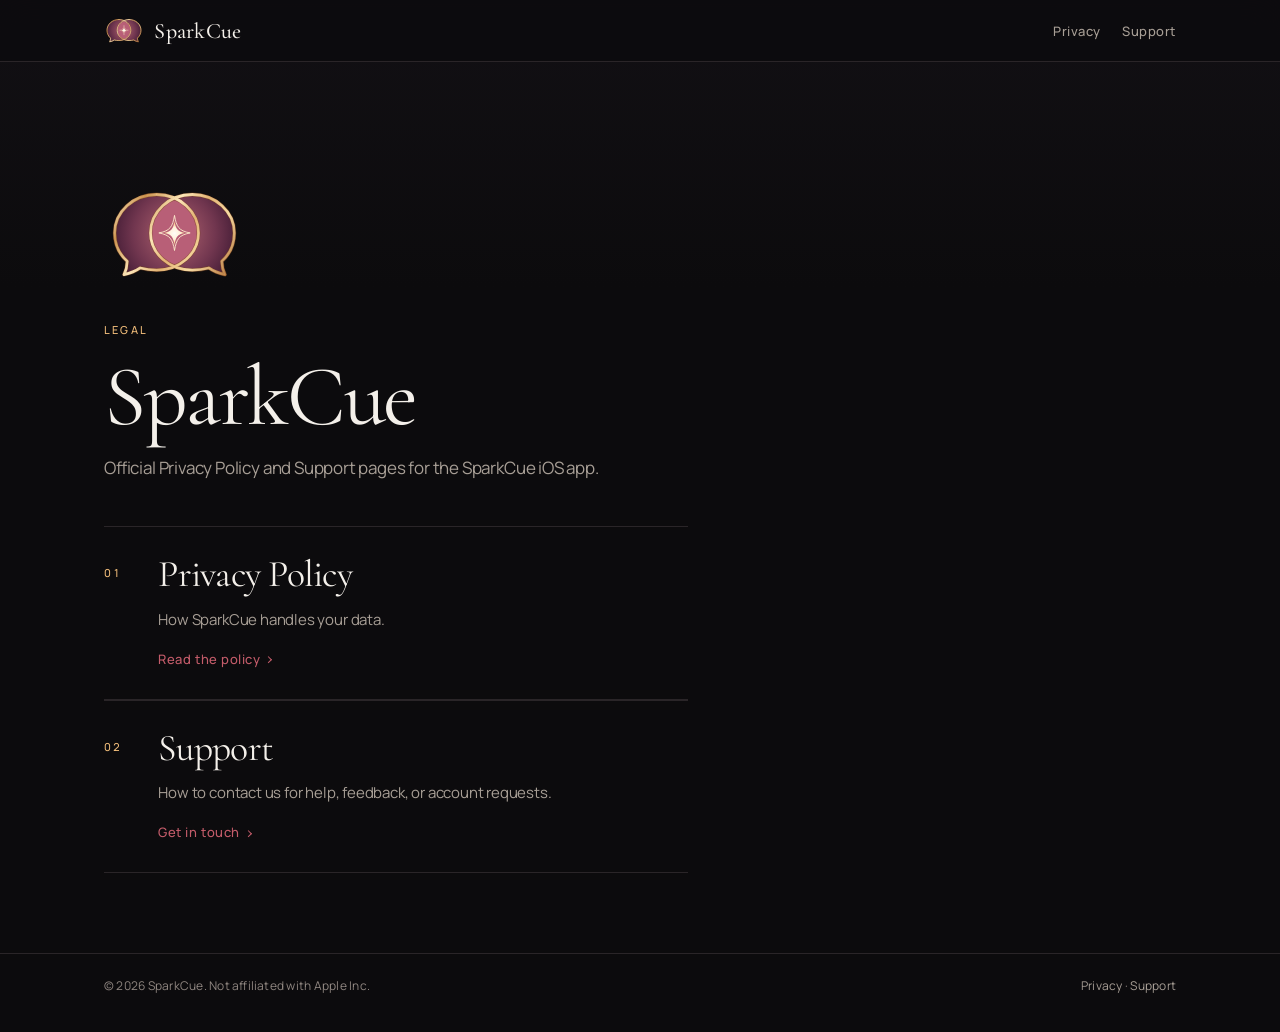
<file: index.html>
<!DOCTYPE html>
<html lang="en">
<head>
  <meta charset="utf-8" />
  <meta name="viewport" content="width=device-width, initial-scale=1" />
  <meta name="theme-color" content="#0c0b0d" />
  <meta name="color-scheme" content="dark" />
  <title>SparkCue — Legal</title>
  <meta name="description" content="Official Privacy Policy and Support pages for the SparkCue iOS app." />
  <link rel="preconnect" href="https://fonts.googleapis.com" />
  <link rel="preconnect" href="https://fonts.gstatic.com" crossorigin />
  <link href="https://fonts.googleapis.com/css2?family=Cormorant+Garamond:ital,wght@0,400;0,500;0,600;1,400;1,500&family=Manrope:wght@400;500;600&display=swap" rel="stylesheet" />
  <link rel="icon" href="favicon.svg" type="image/svg+xml" sizes="any" />
  <link rel="apple-touch-icon" href="apple-touch-icon.png" />
  <link rel="stylesheet" href="styles.css" />
</head>
<body>
  <a class="skip" href="#main">Skip to content</a>
  <header class="site-header">
    <div class="nav-bar">
      <a class="brand" href="index.html" aria-current="page">
        <img class="brand-mark" src="assets/sparkcue-logo.svg" width="40" height="30" alt="" />
        SparkCue
      </a>
      <nav class="site-nav" aria-label="Legal">
        <a href="privacy.html">Privacy</a>
        <a href="support.html">Support</a>
      </nav>
    </div>
  </header>

  <main id="main" class="page page--hub">
    <header class="page-hero">
      <img class="hub-mark" src="assets/sparkcue-logo.svg" width="160" height="118" alt="" />
      <p class="eyebrow">Legal</p>
      <h1 class="display">SparkCue</h1>
      <p class="lede">Official Privacy Policy and Support pages for the SparkCue iOS app.</p>
    </header>

    <ul class="destinations">
      <li>
        <a class="dest" href="privacy.html">
          <span class="dest-num">01</span>
          <h2>Privacy Policy</h2>
          <p>How SparkCue handles your data.</p>
          <span class="dest-cta">Read the policy</span>
        </a>
      </li>
      <li>
        <a class="dest" href="support.html">
          <span class="dest-num">02</span>
          <h2>Support</h2>
          <p>How to contact us for help, feedback, or account requests.</p>
          <span class="dest-cta">Get in touch</span>
        </a>
      </li>
    </ul>
  </main>

  <footer class="site-footer">
    <div class="inner">
      <p>© 2026 SparkCue. Not affiliated with Apple Inc.</p>
      <p><a href="privacy.html">Privacy</a> · <a href="support.html">Support</a></p>
    </div>
  </footer>
</body>
</html>
</file>
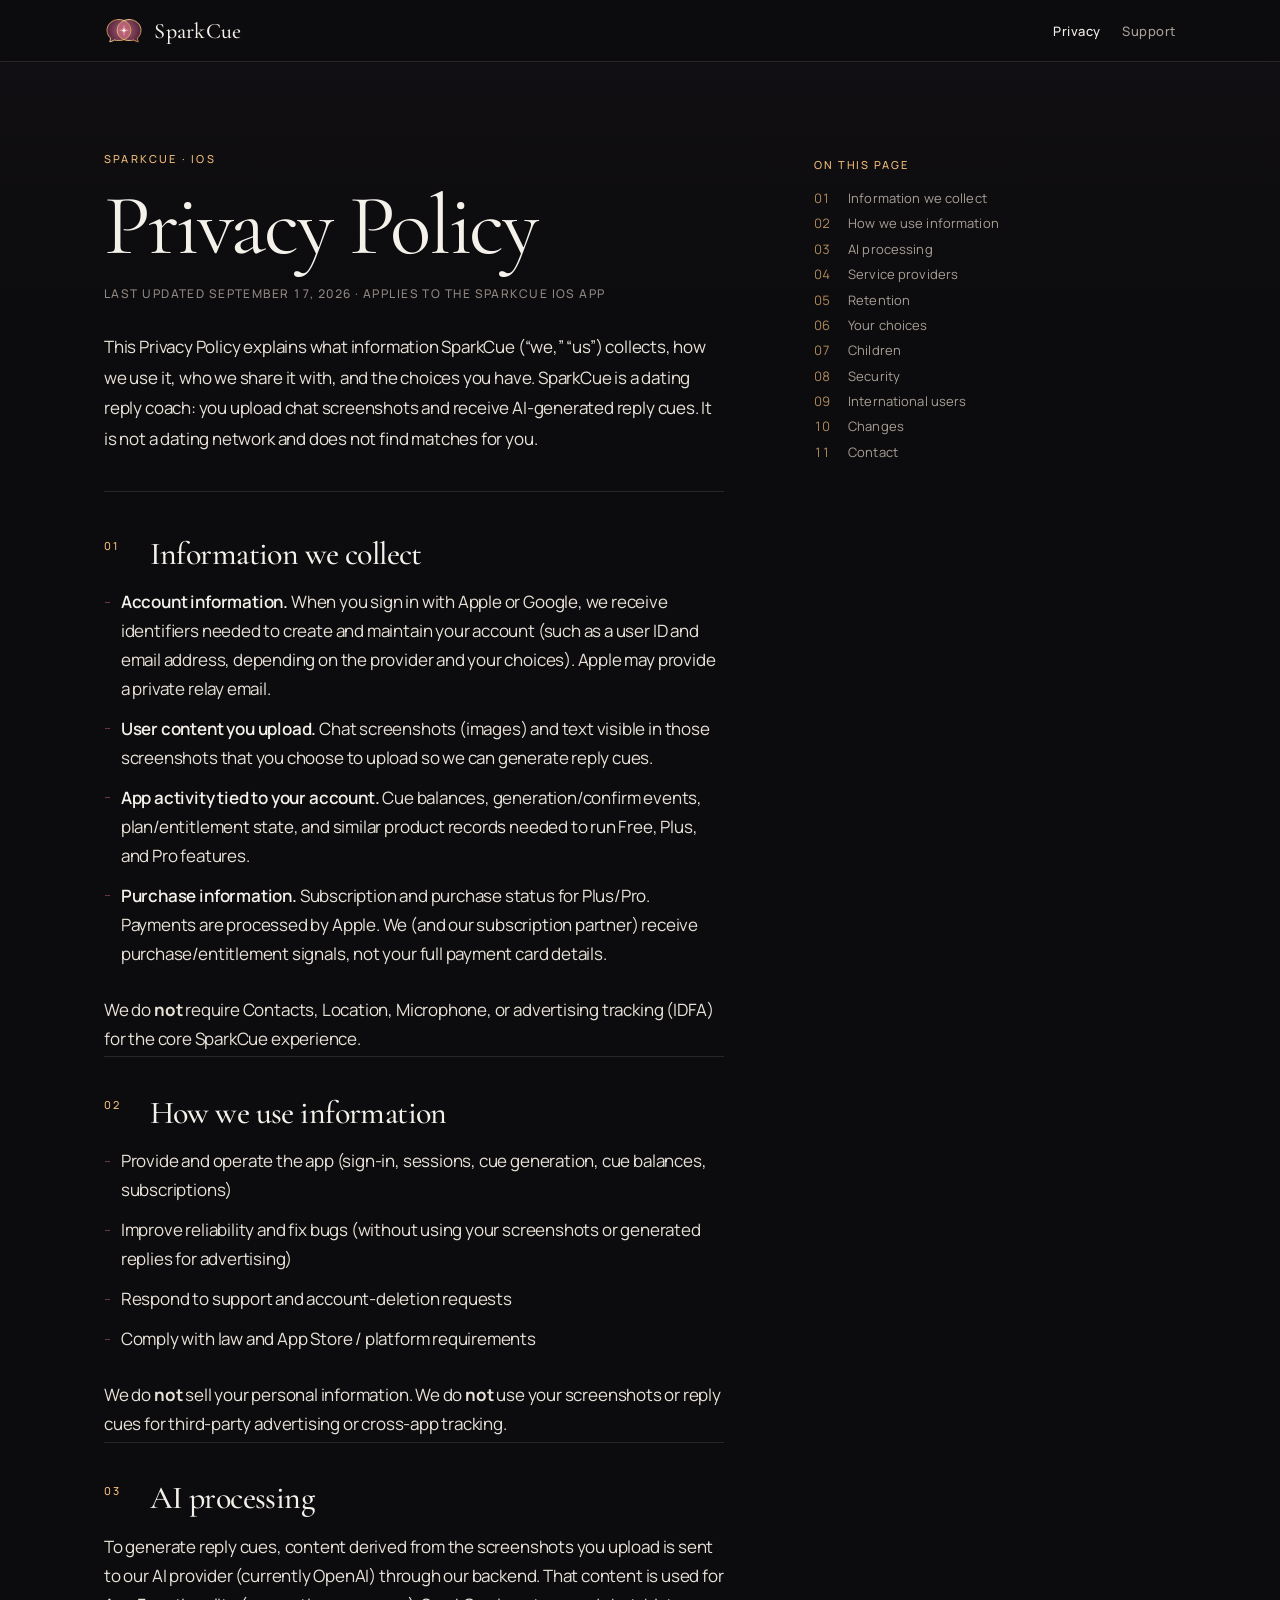
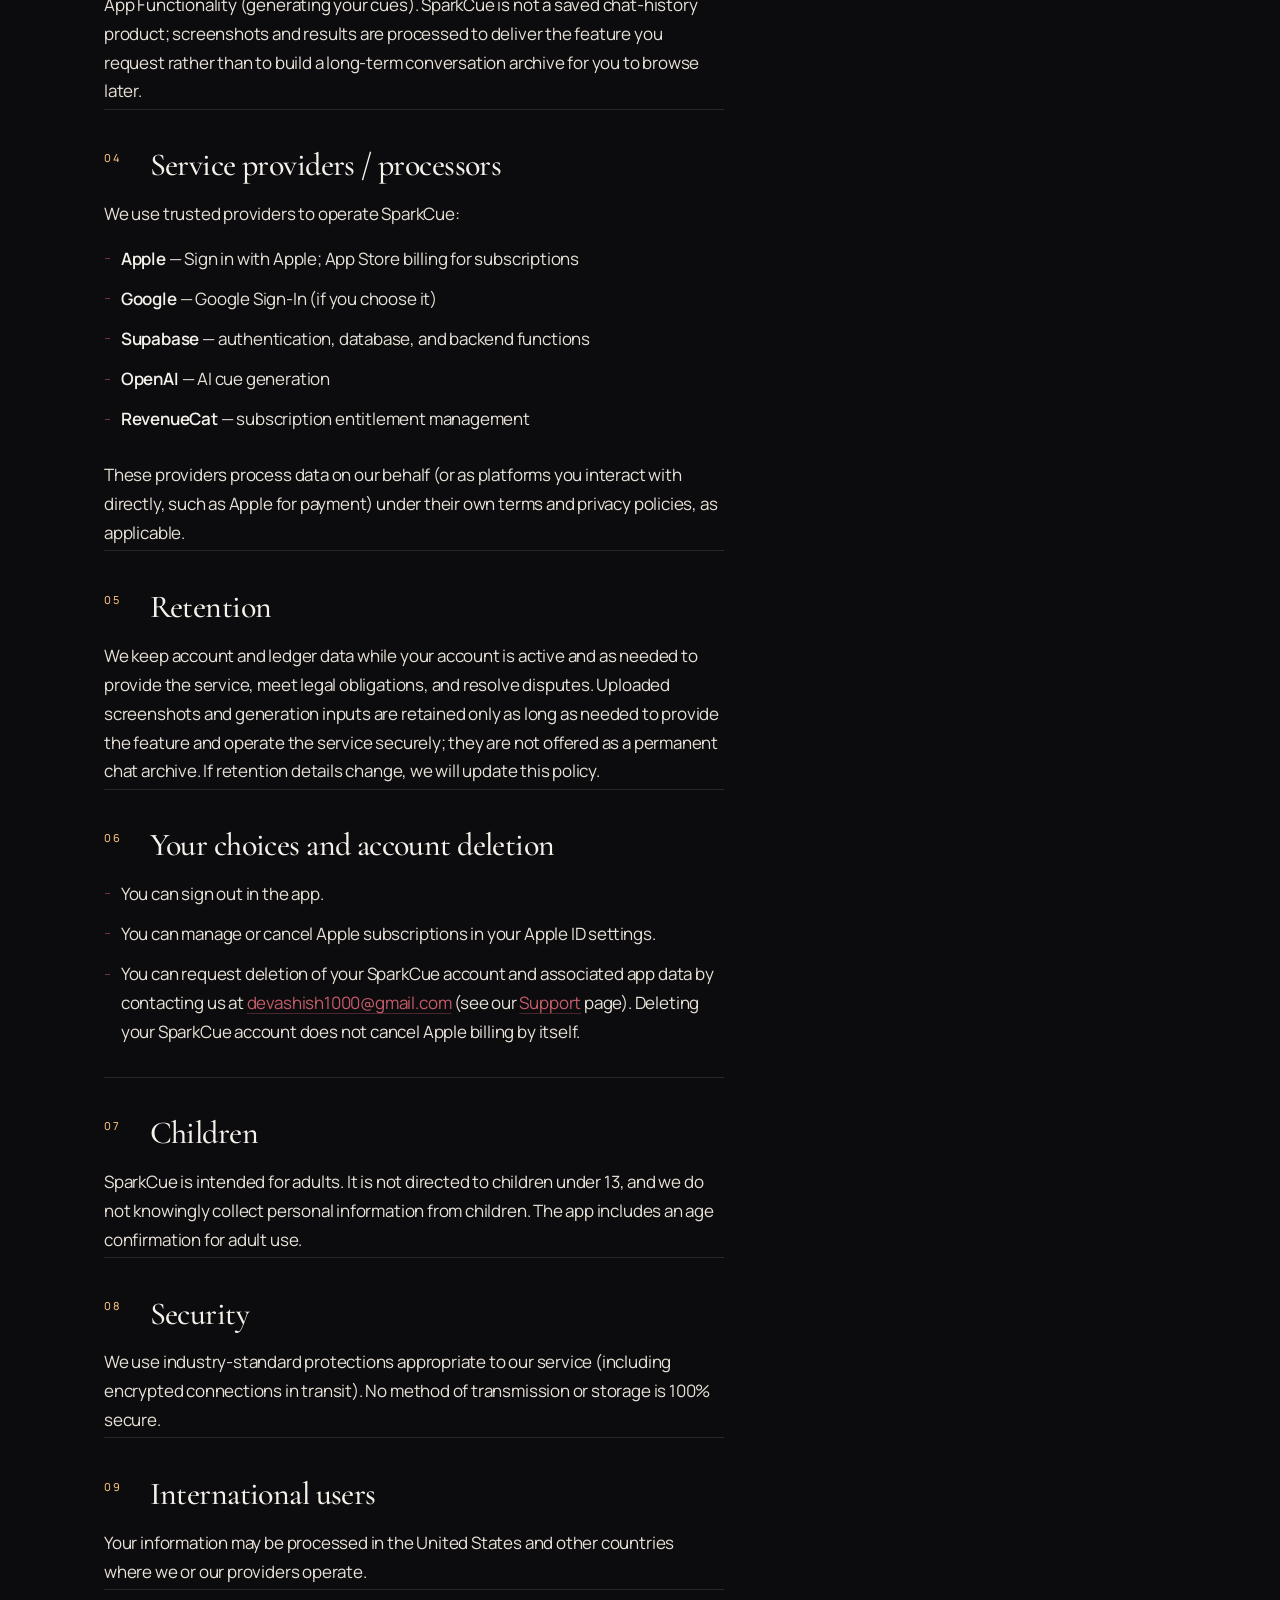
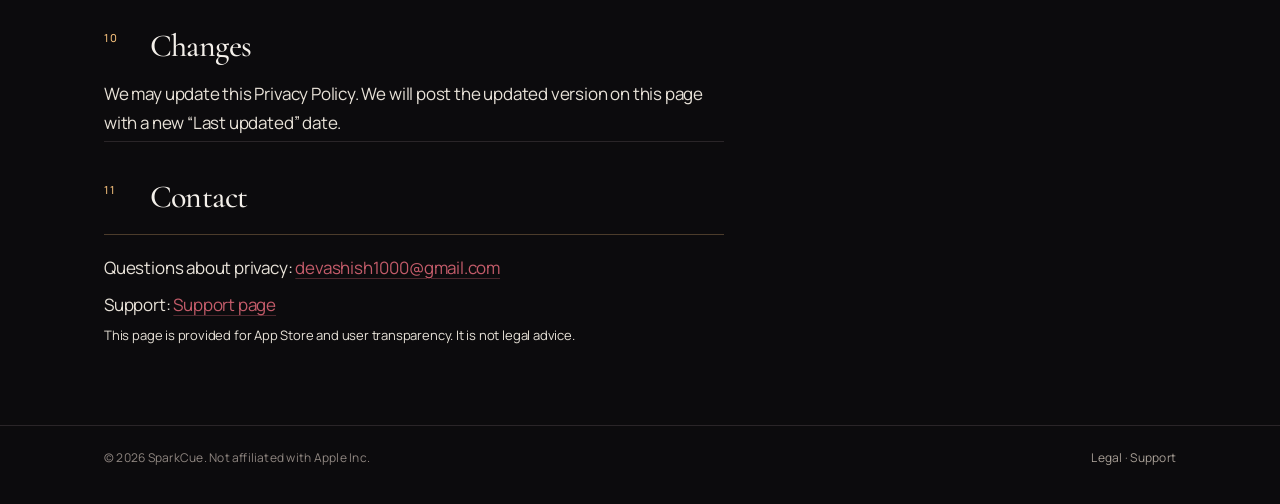
<file: privacy.html>
<!DOCTYPE html>
<html lang="en">
<head>
  <meta charset="utf-8" />
  <meta name="viewport" content="width=device-width, initial-scale=1" />
  <meta name="theme-color" content="#0c0b0d" />
  <meta name="color-scheme" content="dark" />
  <title>SparkCue — Privacy Policy</title>
  <meta name="description" content="Privacy Policy for the SparkCue iOS app. Last updated September 17, 2026." />
  <link rel="preconnect" href="https://fonts.googleapis.com" />
  <link rel="preconnect" href="https://fonts.gstatic.com" crossorigin />
  <link href="https://fonts.googleapis.com/css2?family=Cormorant+Garamond:ital,wght@0,400;0,500;0,600;1,400;1,500&family=Manrope:wght@400;500;600&display=swap" rel="stylesheet" />
  <link rel="icon" href="favicon.svg" type="image/svg+xml" sizes="any" />
  <link rel="apple-touch-icon" href="apple-touch-icon.png" />
  <link rel="stylesheet" href="styles.css" />
</head>
<body>
  <a class="skip" href="#main">Skip to content</a>
  <header class="site-header">
    <div class="nav-bar">
      <a class="brand" href="index.html">
        <img class="brand-mark" src="assets/sparkcue-logo.svg" width="40" height="30" alt="" />
        SparkCue
      </a>
      <nav class="site-nav" aria-label="Legal">
        <a href="privacy.html" aria-current="page">Privacy</a>
        <a href="support.html">Support</a>
      </nav>
    </div>
  </header>

  <main id="main" class="page">
    <div class="legal">
      <header class="legal-hero">
        <p class="eyebrow">SparkCue · iOS</p>
        <h1 class="display">Privacy Policy</h1>
        <p class="meta">Last updated September 17, 2026 · Applies to the SparkCue iOS app</p>
        <p class="lede">This Privacy Policy explains what information SparkCue (“we,” “us”) collects, how we use it, who we share it with, and the choices you have. SparkCue is a dating reply coach: you upload chat screenshots and receive AI-generated reply cues. It is not a dating network and does not find matches for you.</p>
      </header>

      <nav class="toc" aria-label="On this page">
        <h2>On this page</h2>
        <ol>
          <li><a href="#collect"><span class="toc-n">01</span> Information we collect</a></li>
          <li><a href="#use"><span class="toc-n">02</span> How we use information</a></li>
          <li><a href="#ai"><span class="toc-n">03</span> AI processing</a></li>
          <li><a href="#processors"><span class="toc-n">04</span> Service providers</a></li>
          <li><a href="#retention"><span class="toc-n">05</span> Retention</a></li>
          <li><a href="#choices"><span class="toc-n">06</span> Your choices</a></li>
          <li><a href="#children"><span class="toc-n">07</span> Children</a></li>
          <li><a href="#security"><span class="toc-n">08</span> Security</a></li>
          <li><a href="#international"><span class="toc-n">09</span> International users</a></li>
          <li><a href="#changes"><span class="toc-n">10</span> Changes</a></li>
          <li><a href="#contact"><span class="toc-n">11</span> Contact</a></li>
        </ol>
      </nav>

      <div class="prose">
        <section class="legal-section" id="collect">
          <h2><span class="n">01</span> Information we collect</h2>
          <ul>
            <li><strong>Account information.</strong> When you sign in with Apple or Google, we receive identifiers needed to create and maintain your account (such as a user ID and email address, depending on the provider and your choices). Apple may provide a private relay email.</li>
            <li><strong>User content you upload.</strong> Chat screenshots (images) and text visible in those screenshots that you choose to upload so we can generate reply cues.</li>
            <li><strong>App activity tied to your account.</strong> Cue balances, generation/confirm events, plan/entitlement state, and similar product records needed to run Free, Plus, and Pro features.</li>
            <li><strong>Purchase information.</strong> Subscription and purchase status for Plus/Pro. Payments are processed by Apple. We (and our subscription partner) receive purchase/entitlement signals, not your full payment card details.</li>
          </ul>
          <p>We do <strong>not</strong> require Contacts, Location, Microphone, or advertising tracking (IDFA) for the core SparkCue experience.</p>
        </section>

        <section class="legal-section" id="use">
          <h2><span class="n">02</span> How we use information</h2>
          <ul>
            <li>Provide and operate the app (sign-in, sessions, cue generation, cue balances, subscriptions)</li>
            <li>Improve reliability and fix bugs (without using your screenshots or generated replies for advertising)</li>
            <li>Respond to support and account-deletion requests</li>
            <li>Comply with law and App Store / platform requirements</li>
          </ul>
          <p>We do <strong>not</strong> sell your personal information. We do <strong>not</strong> use your screenshots or reply cues for third-party advertising or cross-app tracking.</p>
        </section>

        <section class="legal-section" id="ai">
          <h2><span class="n">03</span> AI processing</h2>
          <p>To generate reply cues, content derived from the screenshots you upload is sent to our AI provider (currently OpenAI) through our backend. That content is used for App Functionality (generating your cues). SparkCue is not a saved chat-history product; screenshots and results are processed to deliver the feature you request rather than to build a long-term conversation archive for you to browse later.</p>
        </section>

        <section class="legal-section" id="processors">
          <h2><span class="n">04</span> Service providers / processors</h2>
          <p>We use trusted providers to operate SparkCue:</p>
          <ul>
            <li><strong>Apple</strong> — Sign in with Apple; App Store billing for subscriptions</li>
            <li><strong>Google</strong> — Google Sign-In (if you choose it)</li>
            <li><strong>Supabase</strong> — authentication, database, and backend functions</li>
            <li><strong>OpenAI</strong> — AI cue generation</li>
            <li><strong>RevenueCat</strong> — subscription entitlement management</li>
          </ul>
          <p>These providers process data on our behalf (or as platforms you interact with directly, such as Apple for payment) under their own terms and privacy policies, as applicable.</p>
        </section>

        <section class="legal-section" id="retention">
          <h2><span class="n">05</span> Retention</h2>
          <p>We keep account and ledger data while your account is active and as needed to provide the service, meet legal obligations, and resolve disputes. Uploaded screenshots and generation inputs are retained only as long as needed to provide the feature and operate the service securely; they are not offered as a permanent chat archive. If retention details change, we will update this policy.</p>
        </section>

        <section class="legal-section" id="choices">
          <h2><span class="n">06</span> Your choices and account deletion</h2>
          <ul>
            <li>You can sign out in the app.</li>
            <li>You can manage or cancel Apple subscriptions in your Apple ID settings.</li>
            <li>You can request deletion of your SparkCue account and associated app data by contacting us at <a href="mailto:devashish1000@gmail.com">devashish1000@gmail.com</a> (see our <a href="support.html">Support</a> page). Deleting your SparkCue account does not cancel Apple billing by itself.</li>
          </ul>
        </section>

        <section class="legal-section" id="children">
          <h2><span class="n">07</span> Children</h2>
          <p>SparkCue is intended for adults. It is not directed to children under 13, and we do not knowingly collect personal information from children. The app includes an age confirmation for adult use.</p>
        </section>

        <section class="legal-section" id="security">
          <h2><span class="n">08</span> Security</h2>
          <p>We use industry-standard protections appropriate to our service (including encrypted connections in transit). No method of transmission or storage is 100% secure.</p>
        </section>

        <section class="legal-section" id="international">
          <h2><span class="n">09</span> International users</h2>
          <p>Your information may be processed in the United States and other countries where we or our providers operate.</p>
        </section>

        <section class="legal-section" id="changes">
          <h2><span class="n">10</span> Changes</h2>
          <p>We may update this Privacy Policy. We will post the updated version on this page with a new “Last updated” date.</p>
        </section>

        <section class="legal-section" id="contact">
          <h2><span class="n">11</span> Contact</h2>
          <div class="contact-panel">
            <p>Questions about privacy: <a href="mailto:devashish1000@gmail.com">devashish1000@gmail.com</a></p>
            <p>Support: <a href="support.html">Support page</a></p>
          </div>
        </section>

        <p class="fineprint">This page is provided for App Store and user transparency. It is not legal advice.</p>
      </div>
    </div>
  </main>

  <footer class="site-footer">
    <div class="inner">
      <p>© 2026 SparkCue. Not affiliated with Apple Inc.</p>
      <p><a href="index.html">Legal</a> · <a href="support.html">Support</a></p>
    </div>
  </footer>
</body>
</html>
</file>
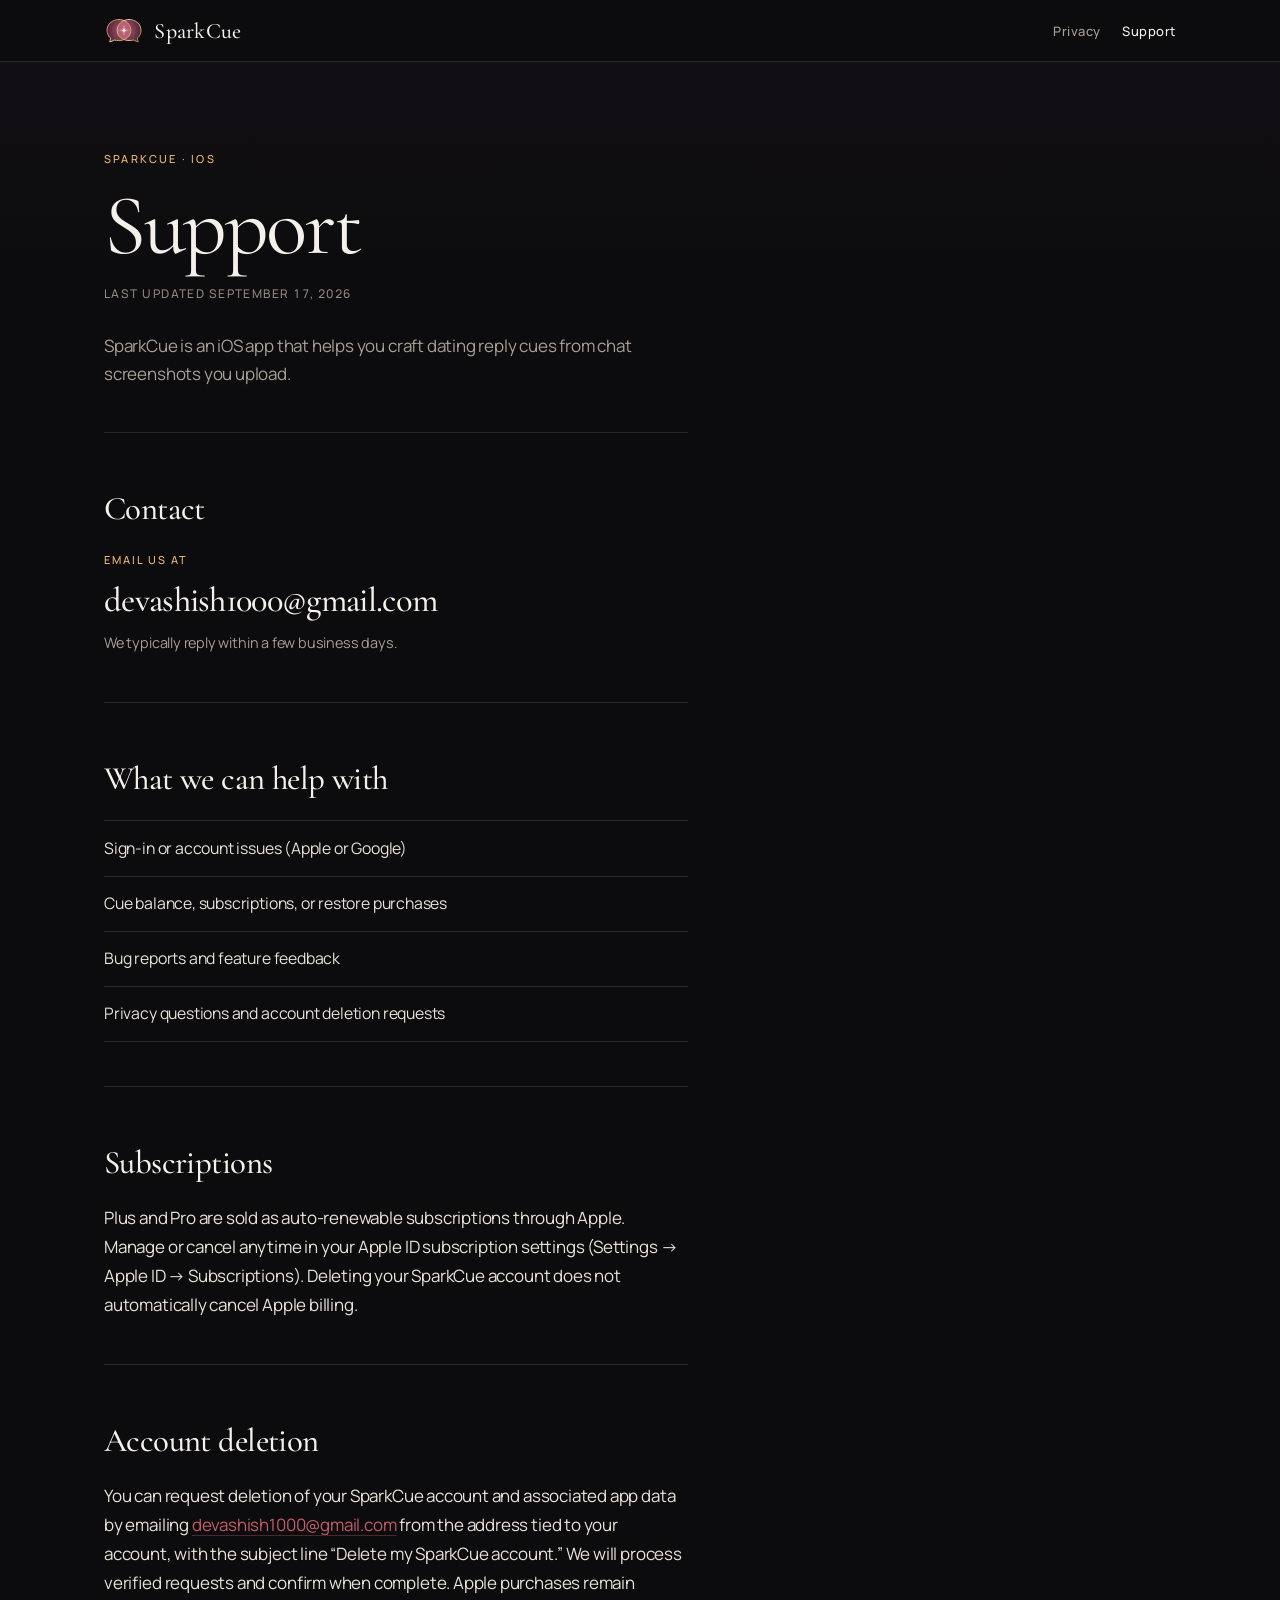
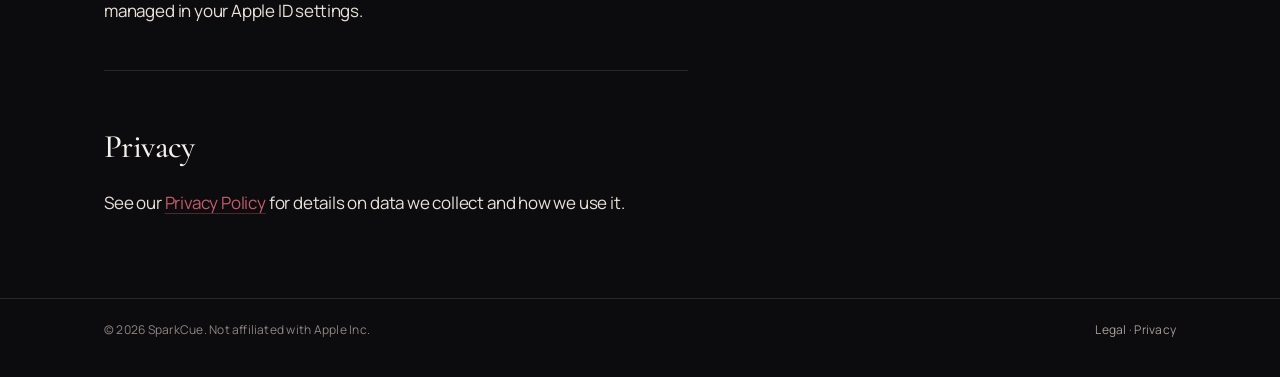
<file: support.html>
<!DOCTYPE html>
<html lang="en">
<head>
  <meta charset="utf-8" />
  <meta name="viewport" content="width=device-width, initial-scale=1" />
  <meta name="theme-color" content="#0c0b0d" />
  <meta name="color-scheme" content="dark" />
  <title>SparkCue — Support</title>
  <meta name="description" content="SparkCue support: contact, subscriptions, and account deletion. Last updated September 17, 2026." />
  <link rel="preconnect" href="https://fonts.googleapis.com" />
  <link rel="preconnect" href="https://fonts.gstatic.com" crossorigin />
  <link href="https://fonts.googleapis.com/css2?family=Cormorant+Garamond:ital,wght@0,400;0,500;0,600;1,400;1,500&family=Manrope:wght@400;500;600&display=swap" rel="stylesheet" />
  <link rel="icon" href="favicon.svg" type="image/svg+xml" sizes="any" />
  <link rel="apple-touch-icon" href="apple-touch-icon.png" />
  <link rel="stylesheet" href="styles.css" />
</head>
<body>
  <a class="skip" href="#main">Skip to content</a>
  <header class="site-header">
    <div class="nav-bar">
      <a class="brand" href="index.html">
        <img class="brand-mark" src="assets/sparkcue-logo.svg" width="40" height="30" alt="" />
        SparkCue
      </a>
      <nav class="site-nav" aria-label="Legal">
        <a href="privacy.html">Privacy</a>
        <a href="support.html" aria-current="page">Support</a>
      </nav>
    </div>
  </header>

  <main id="main" class="page page--support">
    <header class="page-hero">
      <p class="eyebrow">SparkCue · iOS</p>
      <h1 class="display">Support</h1>
      <p class="meta">Last updated September 17, 2026</p>
      <p class="lede">SparkCue is an iOS app that helps you craft dating reply cues from chat screenshots you upload.</p>
    </header>

    <hr class="rule" />

    <section class="support-block" id="contact" aria-labelledby="contact-heading">
      <h2 id="contact-heading">Contact</h2>
      <div class="email-card">
        <p class="kicker">Email us at</p>
        <a class="email-link" href="mailto:devashish1000@gmail.com">devashish1000@gmail.com</a>
        <p class="wait">We typically reply within a few business days.</p>
      </div>
    </section>

    <hr class="rule" />

    <section class="support-block" id="help" aria-labelledby="help-heading">
      <h2 id="help-heading">What we can help with</h2>
      <ul class="help-list">
        <li>Sign-in or account issues (Apple or Google)</li>
        <li>Cue balance, subscriptions, or restore purchases</li>
        <li>Bug reports and feature feedback</li>
        <li>Privacy questions and account deletion requests</li>
      </ul>
    </section>

    <hr class="rule" />

    <section class="support-block" id="subscriptions" aria-labelledby="subs-heading">
      <h2 id="subs-heading">Subscriptions</h2>
      <p>Plus and Pro are sold as auto-renewable subscriptions through Apple. Manage or cancel anytime in your Apple ID subscription settings (Settings → Apple ID → Subscriptions). Deleting your SparkCue account does not automatically cancel Apple billing.</p>
    </section>

    <hr class="rule" />

    <section class="support-block" id="deletion" aria-labelledby="deletion-heading">
      <h2 id="deletion-heading">Account deletion</h2>
      <p>You can request deletion of your SparkCue account and associated app data by emailing <a href="mailto:devashish1000@gmail.com">devashish1000@gmail.com</a> from the address tied to your account, with the subject line “Delete my SparkCue account.” We will process verified requests and confirm when complete. Apple purchases remain managed in your Apple ID settings.</p>
    </section>

    <hr class="rule" />

    <section class="support-block" id="privacy" aria-labelledby="privacy-heading">
      <h2 id="privacy-heading">Privacy</h2>
      <p>See our <a href="privacy.html">Privacy Policy</a> for details on data we collect and how we use it.</p>
    </section>
  </main>

  <footer class="site-footer">
    <div class="inner">
      <p>© 2026 SparkCue. Not affiliated with Apple Inc.</p>
      <p><a href="index.html">Legal</a> · <a href="privacy.html">Privacy</a></p>
    </div>
  </footer>
</body>
</html>
</file>
<file: styles.css>
/* SparkCue · Ruby Lacquer
   Quiet luxury legal system. CSS only. */

:root {
  --bg: #0c0b0d;
  --bg-silk: #121014;
  --surface: #161418;
  --text: #f4f0ea;
  --ink: #e8e2d8;
  --muted: #a89f96;
  --faint: #8f8680;
  --accent: #c45c6a;
  --accent-hover: #d47884;
  --gold: #f0bc79;
  --gold-line: rgba(240, 188, 121, 0.28);
  --border: #2a2528;
  --border-soft: rgba(42, 37, 40, 0.9);
  --focus: #c45c6a;
  --measure: 62ch;
  --page: 72rem;
  --gutter: clamp(1.25rem, 4vw, 2.5rem);
  --header-h: 3.9rem;
  --serif: "Cormorant Garamond", "Iowan Old Style", "Palatino Linotype", Palatino, Georgia, serif;
  --sans: "Manrope", "Avenir Next", "Segoe UI", system-ui, -apple-system, sans-serif;
  --ease: cubic-bezier(0.22, 1, 0.36, 1);
}

*,
*::before,
*::after {
  box-sizing: border-box;
}

html {
  color-scheme: dark;
  -webkit-text-size-adjust: 100%;
  scroll-behavior: smooth;
  scroll-padding-top: calc(var(--header-h) + 1.25rem);
}

@media (prefers-reduced-motion: reduce) {
  html { scroll-behavior: auto; }
  *,
  *::before,
  *::after {
    animation-duration: 0.01ms !important;
    animation-iteration-count: 1 !important;
    transition-duration: 0.01ms !important;
  }
}

body {
  margin: 0;
  min-height: 100dvh;
  display: flex;
  flex-direction: column;
  font-family: var(--sans);
  font-size: 1.0625rem;
  font-weight: 400;
  line-height: 1.7;
  letter-spacing: -0.011em;
  color: var(--ink);
  background-color: var(--bg);
  background-image: linear-gradient(180deg, var(--bg-silk) 0%, var(--bg) 18rem);
  font-feature-settings: "kern" 1, "liga" 1;
}

::selection {
  background: rgba(196, 92, 106, 0.32);
  color: var(--text);
}

a {
  color: var(--accent);
  text-decoration-color: rgba(196, 92, 106, 0.35);
  text-decoration-thickness: 1px;
  text-underline-offset: 0.22em;
  transition: color 160ms var(--ease), text-decoration-color 160ms var(--ease);
}

a:hover {
  color: var(--accent-hover);
  text-decoration-color: var(--accent-hover);
}

:focus {
  outline: none;
}

:focus-visible {
  outline: 1.5px solid var(--focus);
  outline-offset: 3px;
}

.skip {
  position: absolute;
  left: var(--gutter);
  top: 0.6rem;
  z-index: 80;
  padding: 0.4rem 0.7rem;
  background: var(--surface);
  color: var(--text);
  border: 1px solid var(--border);
  font-size: 0.8125rem;
  transform: translateY(-160%);
}

.skip:focus {
  transform: none;
}

/* ——— Header ——— */

.site-header {
  position: sticky;
  top: 0;
  z-index: 40;
  height: var(--header-h);
  border-bottom: 1px solid var(--border);
  background: rgba(12, 11, 13, 0.78);
  -webkit-backdrop-filter: blur(16px) saturate(1.15);
  backdrop-filter: blur(16px) saturate(1.15);
}

.nav-bar {
  height: 100%;
  max-width: var(--page);
  margin: 0 auto;
  padding: 0 var(--gutter);
  display: flex;
  align-items: center;
  justify-content: space-between;
  gap: 1.5rem;
}

.brand {
  display: inline-flex;
  align-items: center;
  gap: 0.65rem;
  color: var(--text);
  text-decoration: none;
  font-family: var(--serif);
  font-size: 1.375rem;
  font-weight: 500;
  letter-spacing: 0.01em;
  line-height: 1;
}

.brand:hover { color: var(--text); }

.brand-mark {
  display: block;
  width: auto;
  height: 1.85rem;
  flex: 0 0 auto;
}

.site-nav {
  display: flex;
  align-items: center;
  gap: 0.15rem 1.35rem;
}

.site-nav a {
  color: var(--muted);
  text-decoration: none;
  font-size: 0.8125rem;
  font-weight: 500;
  letter-spacing: 0.04em;
}

.site-nav a:hover { color: var(--text); }

.site-nav a[aria-current="page"] {
  color: var(--text);
}

/* ——— Page frame ——— */

.page {
  flex: 1;
  width: 100%;
  max-width: var(--page);
  margin: 0 auto;
  padding: clamp(2.75rem, 8vw, 5.5rem) var(--gutter) 5rem;
}

.page--hub {
  padding-top: clamp(3.5rem, 12vw, 7.5rem);
}

.page--hub .page-hero,
.page--hub .destinations,
.page--support .page-hero,
.page--support .rule,
.page--support .support-block {
  max-width: 36.5rem;
}

.page-hero { max-width: 36.5rem; }

.hub-mark {
  display: block;
  width: auto;
  height: clamp(4.35rem, 13vw, 6.5rem);
}

.page--hub .hub-mark {
  margin: 0 0 2.15rem;
}

.eyebrow {
  margin: 0 0 1.15rem;
  color: var(--gold);
  font-size: 0.6875rem;
  font-weight: 500;
  letter-spacing: 0.2em;
  text-transform: uppercase;
}

.display {
  margin: 0 0 1.1rem;
  font-family: var(--serif);
  font-size: clamp(3.15rem, 9vw, 5.35rem);
  font-weight: 400;
  line-height: 0.92;
  letter-spacing: -0.028em;
  color: var(--text);
  text-wrap: balance;
}

.display em {
  font-style: italic;
  font-weight: 400;
}

.lede {
  margin: 0;
  max-width: 36rem;
  color: var(--muted);
  font-size: 1.0625rem;
  line-height: 1.65;
}

.meta {
  margin: 0 0 1.75rem;
  color: var(--faint);
  font-size: 0.75rem;
  font-weight: 500;
  letter-spacing: 0.12em;
  text-transform: uppercase;
  font-variant-numeric: tabular-nums;
}

.rule {
  display: block;
  height: 1px;
  margin: 2.75rem 0;
  border: 0;
  background: var(--border);
}

/* ——— Hub destinations ——— */

.destinations {
  display: grid;
  gap: 0;
  margin: 2.75rem 0 0;
  padding: 0;
  list-style: none;
}

.dest {
  display: grid;
  grid-template-columns: 2.4rem minmax(0, 1fr);
  gap: 0.35rem 1rem;
  padding: 1.7rem 0 1.8rem;
  border-top: 1px solid var(--border);
  color: inherit;
  text-decoration: none;
}

.dest:last-child { border-bottom: 1px solid var(--border); }

.dest:hover { color: inherit; }

.dest:focus-visible {
  outline-offset: 4px;
}

.dest-num {
  grid-row: 1 / span 3;
  padding-top: 0.62rem;
  color: var(--gold);
  font-size: 0.6875rem;
  font-weight: 500;
  letter-spacing: 0.16em;
  font-variant-numeric: tabular-nums;
}

.dest h2 {
  margin: 0;
  font-family: var(--serif);
  font-size: clamp(1.85rem, 4vw, 2.35rem);
  font-weight: 400;
  letter-spacing: -0.02em;
  line-height: 1.1;
  color: var(--text);
}

.dest p {
  margin: 0.4rem 0 0.7rem;
  color: var(--muted);
  font-size: 0.9375rem;
  line-height: 1.55;
}

.dest-cta {
  color: var(--accent);
  font-size: 0.8125rem;
  font-weight: 500;
  letter-spacing: 0.04em;
}

.dest-cta::after {
  content: "";
  display: inline-block;
  width: 0.42em;
  height: 0.42em;
  margin-left: 0.4em;
  border-top: 1px solid currentColor;
  border-right: 1px solid currentColor;
  transform: rotate(45deg) translateY(-0.08em);
}

.dest:hover .dest-cta {
  color: var(--accent-hover);
}

.dest:hover h2 { color: var(--text); }

/* ——— Privacy layout ——— */

.legal {
  display: grid;
  grid-template-columns: minmax(0, 1fr);
  gap: 2.5rem;
}

.legal-hero { max-width: var(--measure); }

.legal-hero .lede {
  max-width: var(--measure);
  margin-bottom: 0;
  padding-bottom: 2.25rem;
  border-bottom: 1px solid var(--border);
  color: var(--ink);
  font-size: 1.0625rem;
  line-height: 1.8;
  text-wrap: pretty;
}

.toc {
  padding: 0.15rem 0 0.25rem;
}

.toc h2 {
  margin: 0 0 0.9rem;
  color: var(--gold);
  font-size: 0.6875rem;
  font-weight: 500;
  letter-spacing: 0.18em;
  text-transform: uppercase;
}

.toc ol {
  margin: 0;
  padding: 0;
  list-style: none;
  display: grid;
  gap: 0.45rem;
}

.toc a {
  display: grid;
  grid-template-columns: 1.6rem minmax(0, 1fr);
  gap: 0.55rem;
  color: var(--muted);
  text-decoration: none;
  font-size: 0.8125rem;
  line-height: 1.4;
  letter-spacing: 0.01em;
}

.toc a:hover { color: var(--text); }

.toc-n {
  color: var(--gold);
  font-variant-numeric: tabular-nums;
  opacity: 0.72;
}

.prose {
  max-width: var(--measure);
}

.legal-section {
  padding: 2.35rem 0 0.15rem;
  border-top: 1px solid var(--border);
}

.legal-section:first-child { border-top: 0; padding-top: 0.25rem; }

.legal-section:target {
  outline: none;
}

.legal-section:target h2 .n {
  color: var(--accent);
}

.legal-section h2 {
  display: grid;
  grid-template-columns: 2.1rem minmax(0, 1fr);
  gap: 0.75rem;
  margin: 0 0 1rem;
  font-family: var(--serif);
  font-size: clamp(1.65rem, 3vw, 2rem);
  font-weight: 500;
  letter-spacing: -0.018em;
  line-height: 1.15;
  color: var(--text);
}

.legal-section h2 .n {
  padding-top: 0.42em;
  color: var(--gold);
  font-family: var(--sans);
  font-size: 0.6875rem;
  font-weight: 500;
  letter-spacing: 0.14em;
}

.prose p,
.prose li {
  color: var(--ink);
}

.prose p { margin: 0 0 1rem; }

.prose p:last-child { margin-bottom: 0; }

.prose ul {
  margin: 0 0 1rem;
  padding: 0;
  list-style: none;
}

.prose li {
  position: relative;
  padding: 0 0 0.7rem 1.05rem;
}

.prose li::before {
  content: "";
  position: absolute;
  left: 0.05rem;
  top: 0.78em;
  width: 0.35rem;
  height: 1px;
  background: var(--accent);
  opacity: 0.55;
}

.prose li strong {
  color: var(--text);
  font-weight: 600;
}

.note {
  margin: 1.15rem 0 0;
  color: var(--muted);
}

.contact-panel,
.email-card {
  margin: 1.15rem 0 0;
  padding: 1.15rem 0 0.15rem;
  background: none;
  border: 0;
  border-top: 1px solid var(--gold-line);
  border-radius: 0;
  box-shadow: none;
}

.contact-panel p { margin: 0 0 0.55rem; }
.contact-panel p:last-child { margin: 0; }

.fineprint {
  margin: 2.5rem 0 0;
  color: var(--faint);
  font-size: 0.8125rem;
  line-height: 1.55;
}

@media (min-width: 1080px) {
  .legal {
    grid-template-columns: minmax(0, var(--measure)) 13.5rem;
    column-gap: clamp(3rem, 7vw, 6rem);
    align-items: start;
  }

  .legal-hero { grid-column: 1; }

  .toc {
    grid-column: 2;
    grid-row: 1 / span 2;
    position: sticky;
    top: calc(var(--header-h) + 1.75rem);
    padding-top: 0.35rem;
  }

  .prose { grid-column: 1; }
}

/* ——— Support ——— */

.help-list {
  margin: 0;
  padding: 0;
  list-style: none;
}

.help-list li {
  padding: 0.85rem 0;
  border-top: 1px solid var(--border);
  color: var(--ink);
  font-size: 0.9875rem;
}

.help-list li:last-child { border-bottom: 1px solid var(--border); }

.support-block {
  padding-top: 0.25rem;
}

.support-block h2 {
  margin: 0 0 0.85rem;
  font-family: var(--serif);
  font-size: clamp(1.7rem, 3vw, 2.05rem);
  font-weight: 500;
  letter-spacing: -0.018em;
  color: var(--text);
}

.support-block p {
  margin: 0;
  color: var(--ink);
}

.email-card {
  margin-top: 0.15rem;
  padding-top: 0;
  border-top: 0;
}

.email-card .kicker {
  margin: 0 0 0.7rem;
  color: var(--gold);
  font-size: 0.6875rem;
  font-weight: 500;
  letter-spacing: 0.18em;
  text-transform: uppercase;
}

.email-link {
  display: inline-block;
  margin: 0 0 0.7rem;
  font-family: var(--serif);
  font-size: clamp(1.55rem, 4vw, 2.15rem);
  font-weight: 500;
  letter-spacing: -0.02em;
  line-height: 1.15;
  color: var(--text);
  text-decoration: none;
  word-break: break-word;
}

.email-link:hover { color: var(--accent-hover); }

.email-card .wait {
  margin: 0;
  color: var(--muted);
  font-size: 0.9rem;
}

/* ——— Footer ——— */

.site-footer {
  margin-top: auto;
  border-top: 1px solid var(--border);
}

.site-footer .inner {
  max-width: var(--page);
  margin: 0 auto;
  padding: 1.35rem var(--gutter) 2.25rem;
  display: flex;
  flex-wrap: wrap;
  align-items: baseline;
  justify-content: space-between;
  gap: 0.45rem 1.5rem;
}

.site-footer p {
  margin: 0;
  color: var(--faint);
  font-size: 0.75rem;
  letter-spacing: 0.02em;
}

.site-footer a {
  color: var(--muted);
  text-decoration: none;
}

.site-footer a:hover { color: var(--text); }

@media (max-width: 1079px) {
  .toc ol {
    grid-template-columns: 1fr 1fr;
    gap: 0.55rem 1.25rem;
  }
}

@media (max-width: 520px) {
  .site-nav { gap: 1rem; }
  .brand { font-size: 1.25rem; gap: 0.5rem; }
  .brand-mark { height: 1.65rem; }
  .dest { grid-template-columns: 1.9rem minmax(0, 1fr); }
  .legal-section h2 { grid-template-columns: 1.7rem minmax(0, 1fr); gap: 0.5rem; }
  .site-footer .inner { flex-direction: column; }
}

@media print {
  body {
    background: #fff;
    color: #111;
  }
  .site-header,
  .toc,
  .skip { display: none; }
  .page { padding: 0; }
  .display,
  .legal-section h2,
  .prose p,
  .prose li { color: #111; }
  a { color: #000; }
}
</file>
